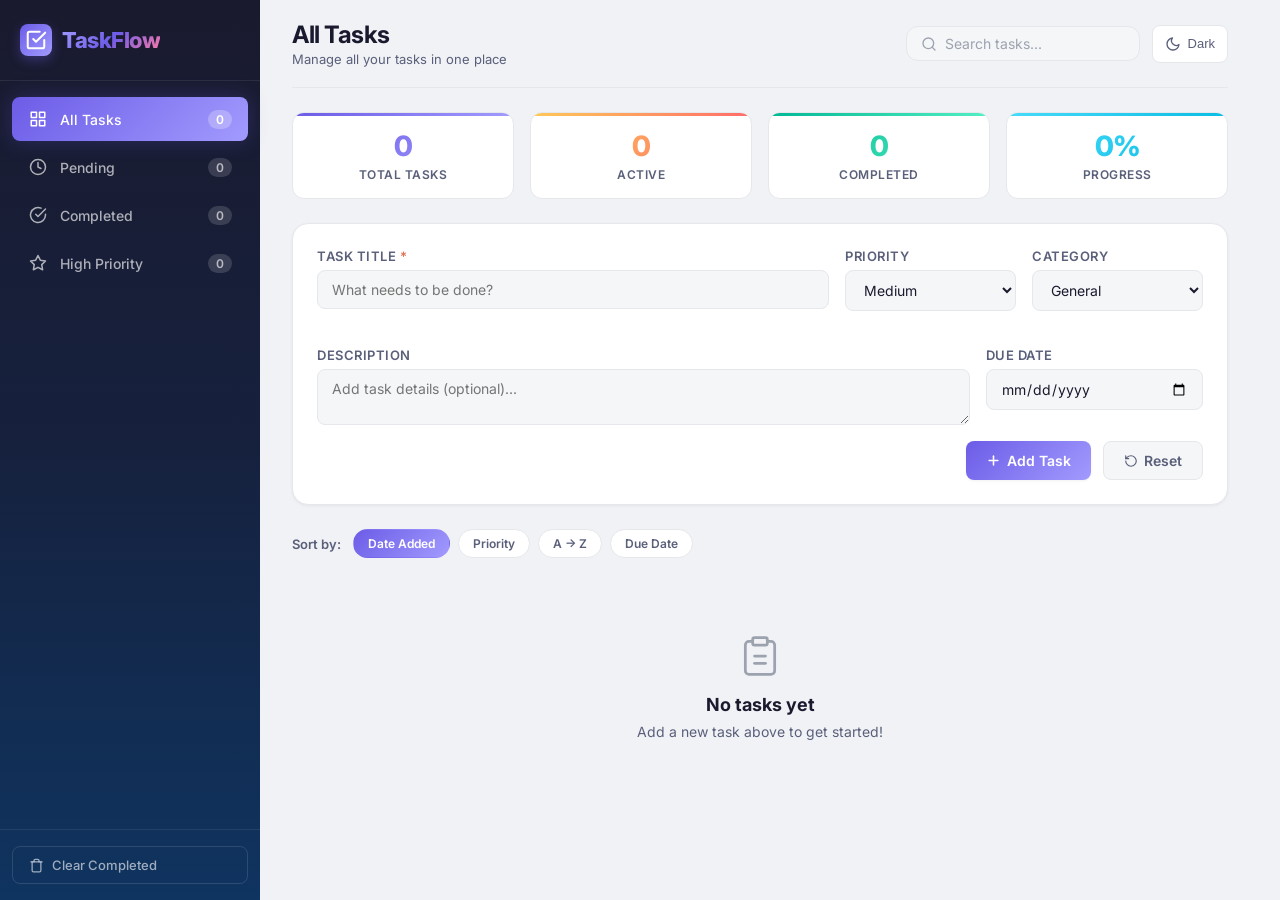
<file: app/index.html>
<!DOCTYPE html>
<html lang="en">
<head>
    <meta charset="UTF-8">
    <meta name="viewport" content="width=device-width, initial-scale=1.0">
    <meta name="description" content="TaskFlow - A modern task management application for organizing your daily tasks efficiently">
    <title>TaskFlow — Smart Task Manager</title>
    <link rel="preconnect" href="https://fonts.googleapis.com">
    <link rel="preconnect" href="https://fonts.gstatic.com" crossorigin>
    <link href="https://fonts.googleapis.com/css2?family=Inter:wght@300;400;500;600;700;800&display=swap" rel="stylesheet">
    <link rel="stylesheet" href="styles.css">
</head>
<body>
    <!-- ═══════════════ SIDEBAR ═══════════════ -->
    <aside class="sidebar" id="sidebar">
        <div class="sidebar-header">
            <div class="logo">
                <span class="logo-icon">
                    <svg width="22" height="22" viewBox="0 0 24 24" fill="none" stroke="currentColor" stroke-width="2.2" stroke-linecap="round" stroke-linejoin="round">
                        <path d="M9 11l3 3L22 4"/>
                        <path d="M21 12v7a2 2 0 0 1-2 2H5a2 2 0 0 1-2-2V5a2 2 0 0 1 2-2h11"/>
                    </svg>
                </span>
                <span class="logo-text">TaskFlow</span>
            </div>
        </div>
        <nav class="sidebar-nav">
            <button class="nav-item active" id="nav-all" data-filter="all">
                <span class="nav-icon">
                    <svg width="18" height="18" viewBox="0 0 24 24" fill="none" stroke="currentColor" stroke-width="2" stroke-linecap="round" stroke-linejoin="round">
                        <rect x="3" y="3" width="7" height="7"/>
                        <rect x="14" y="3" width="7" height="7"/>
                        <rect x="14" y="14" width="7" height="7"/>
                        <rect x="3" y="14" width="7" height="7"/>
                    </svg>
                </span>
                <span class="nav-label">All Tasks</span>
                <span class="nav-count" id="count-all">0</span>
            </button>
            <button class="nav-item" id="nav-pending" data-filter="pending">
                <span class="nav-icon">
                    <svg width="18" height="18" viewBox="0 0 24 24" fill="none" stroke="currentColor" stroke-width="2" stroke-linecap="round" stroke-linejoin="round">
                        <circle cx="12" cy="12" r="10"/>
                        <polyline points="12 6 12 12 16 14"/>
                    </svg>
                </span>
                <span class="nav-label">Pending</span>
                <span class="nav-count" id="count-pending">0</span>
            </button>
            <button class="nav-item" id="nav-completed" data-filter="completed">
                <span class="nav-icon">
                    <svg width="18" height="18" viewBox="0 0 24 24" fill="none" stroke="currentColor" stroke-width="2" stroke-linecap="round" stroke-linejoin="round">
                        <path d="M22 11.08V12a10 10 0 1 1-5.93-9.14"/>
                        <polyline points="22 4 12 14.01 9 11.01"/>
                    </svg>
                </span>
                <span class="nav-label">Completed</span>
                <span class="nav-count" id="count-completed">0</span>
            </button>
            <button class="nav-item" id="nav-high" data-filter="high">
                <span class="nav-icon">
                    <svg width="18" height="18" viewBox="0 0 24 24" fill="none" stroke="currentColor" stroke-width="2" stroke-linecap="round" stroke-linejoin="round">
                        <polygon points="12 2 15.09 8.26 22 9.27 17 14.14 18.18 21.02 12 17.77 5.82 21.02 7 14.14 2 9.27 8.91 8.26 12 2"/>
                    </svg>
                </span>
                <span class="nav-label">High Priority</span>
                <span class="nav-count" id="count-high">0</span>
            </button>
        </nav>
        <div class="sidebar-footer">
            <button class="clear-all-btn" id="clear-completed-btn">
                <svg width="15" height="15" viewBox="0 0 24 24" fill="none" stroke="currentColor" stroke-width="2" stroke-linecap="round" stroke-linejoin="round">
                    <polyline points="3 6 5 6 21 6"/>
                    <path d="M19 6v14a2 2 0 0 1-2 2H7a2 2 0 0 1-2-2V6m3 0V4a2 2 0 0 1 2-2h4a2 2 0 0 1 2 2v2"/>
                </svg>
                Clear Completed
            </button>
        </div>
    </aside>

    <!-- ═══════════════ MAIN CONTENT ═══════════════ -->
    <main class="main-content">
        <!-- Header -->
        <header class="main-header">
            <div class="header-left">
                <button class="menu-toggle" id="menu-toggle" aria-label="Toggle Navigation">
                    <svg width="20" height="20" viewBox="0 0 24 24" fill="none" stroke="currentColor" stroke-width="2" stroke-linecap="round" stroke-linejoin="round">
                        <line x1="3" y1="12" x2="21" y2="12"/>
                        <line x1="3" y1="6" x2="21" y2="6"/>
                        <line x1="3" y1="18" x2="21" y2="18"/>
                    </svg>
                </button>
                <div>
                    <h1 id="page-title">All Tasks</h1>
                    <p class="header-subtitle" id="page-subtitle">Manage all your tasks in one place</p>
                </div>
            </div>
            <div class="header-right">
                <div class="search-box" id="search-box">
                    <span class="search-icon">
                        <svg width="16" height="16" viewBox="0 0 24 24" fill="none" stroke="currentColor" stroke-width="2" stroke-linecap="round" stroke-linejoin="round">
                            <circle cx="11" cy="11" r="8"/>
                            <line x1="21" y1="21" x2="16.65" y2="16.65"/>
                        </svg>
                    </span>
                    <input type="text" id="search-input" placeholder="Search tasks..." autocomplete="off">
                </div>
                <button class="theme-toggle" id="theme-toggle" title="Toggle theme">
                    <svg class="theme-svg" width="16" height="16" viewBox="0 0 24 24" fill="none" stroke="currentColor" stroke-width="2" stroke-linecap="round" stroke-linejoin="round">
                        <path d="M21 12.79A9 9 0 1 1 11.21 3 7 7 0 0 0 21 12.79z"/>
                    </svg>
                    <span class="theme-label">Dark</span>
                </button>
            </div>
        </header>

        <!-- Stats Bar -->
        <section class="stats-bar" id="stats-bar">
            <div class="stat-card stat-total">
                <div class="stat-number" id="stat-total">0</div>
                <div class="stat-label">Total Tasks</div>
            </div>
            <div class="stat-card stat-active">
                <div class="stat-number" id="stat-active">0</div>
                <div class="stat-label">Active</div>
            </div>
            <div class="stat-card stat-done">
                <div class="stat-number" id="stat-done">0</div>
                <div class="stat-label">Completed</div>
            </div>
            <div class="stat-card stat-progress">
                <div class="stat-number" id="stat-progress">0%</div>
                <div class="stat-label">Progress</div>
            </div>
        </section>

        <!-- Add Task Form -->
        <section class="add-task-section" id="add-task-section">
            <form class="add-task-form" id="add-task-form" novalidate>
                <div class="form-row">
                    <div class="form-group form-group-title">
                        <label for="task-title">Task Title <span class="required">*</span></label>
                        <input type="text" id="task-title" placeholder="What needs to be done?" maxlength="100" required>
                        <span class="error-msg" id="title-error"></span>
                    </div>
                    <div class="form-group form-group-priority">
                        <label for="task-priority">Priority</label>
                        <select id="task-priority">
                            <option value="low">Low</option>
                            <option value="medium" selected>Medium</option>
                            <option value="high">High</option>
                        </select>
                    </div>
                    <div class="form-group form-group-category">
                        <label for="task-category">Category</label>
                        <select id="task-category">
                            <option value="general">General</option>
                            <option value="work">Work</option>
                            <option value="personal">Personal</option>
                            <option value="study">Study</option>
                            <option value="health">Health</option>
                        </select>
                    </div>
                </div>
                <div class="form-row">
                    <div class="form-group form-group-desc">
                        <label for="task-description">Description</label>
                        <textarea id="task-description" placeholder="Add task details (optional)..." rows="2" maxlength="300"></textarea>
                    </div>
                    <div class="form-group form-group-date">
                        <label for="task-due-date">Due Date</label>
                        <input type="date" id="task-due-date">
                    </div>
                </div>
                <div class="form-actions">
                    <button type="submit" class="btn btn-primary" id="add-task-btn">
                        <svg width="15" height="15" viewBox="0 0 24 24" fill="none" stroke="currentColor" stroke-width="2.5" stroke-linecap="round" stroke-linejoin="round">
                            <line x1="12" y1="5" x2="12" y2="19"/>
                            <line x1="5" y1="12" x2="19" y2="12"/>
                        </svg>
                        Add Task
                    </button>
                    <button type="reset" class="btn btn-secondary" id="reset-form-btn">
                        <svg width="14" height="14" viewBox="0 0 24 24" fill="none" stroke="currentColor" stroke-width="2" stroke-linecap="round" stroke-linejoin="round">
                            <path d="M3 12a9 9 0 1 0 9-9 9.75 9.75 0 0 0-6.74 2.74L3 8"/>
                            <path d="M3 3v5h5"/>
                        </svg>
                        Reset
                    </button>
                </div>
            </form>
        </section>

        <!-- Sort Controls -->
        <section class="sort-controls" id="sort-controls">
            <span class="sort-label">Sort by:</span>
            <button class="sort-btn active" id="sort-date" data-sort="date">Date Added</button>
            <button class="sort-btn" id="sort-priority" data-sort="priority">Priority</button>
            <button class="sort-btn" id="sort-alpha" data-sort="alpha">A → Z</button>
            <button class="sort-btn" id="sort-due" data-sort="due">Due Date</button>
        </section>

        <!-- Task List -->
        <section class="task-list-section">
            <ul class="task-list" id="task-list">
                <!-- Tasks will be rendered here dynamically -->
            </ul>
            <div class="empty-state" id="empty-state">
                <div class="empty-icon">
                    <svg width="44" height="44" viewBox="0 0 24 24" fill="none" stroke="currentColor" stroke-width="1.5" stroke-linecap="round" stroke-linejoin="round">
                        <path d="M16 4h2a2 2 0 0 1 2 2v14a2 2 0 0 1-2 2H6a2 2 0 0 1-2-2V6a2 2 0 0 1 2-2h2"/>
                        <rect x="8" y="2" width="8" height="4" rx="1" ry="1"/>
                        <path d="M9 12h6"/>
                        <path d="M9 16h6"/>
                    </svg>
                </div>
                <h3>No tasks yet</h3>
                <p>Add a new task above to get started!</p>
            </div>
        </section>
    </main>

    <!-- Edit Modal -->
    <div class="modal-overlay" id="edit-modal">
        <div class="modal" role="dialog" aria-labelledby="modal-title">
            <div class="modal-header">
                <h2 id="modal-title">Edit Task</h2>
                <button class="modal-close" id="modal-close">&times;</button>
            </div>
            <form class="modal-body" id="edit-form" novalidate>
                <div class="form-group">
                    <label for="edit-title">Task Title <span class="required">*</span></label>
                    <input type="text" id="edit-title" maxlength="100" required>
                    <span class="error-msg" id="edit-title-error"></span>
                </div>
                <div class="form-group">
                    <label for="edit-description">Description</label>
                    <textarea id="edit-description" rows="3" maxlength="300"></textarea>
                </div>
                <div class="form-row-modal">
                    <div class="form-group">
                        <label for="edit-priority">Priority</label>
                        <select id="edit-priority">
                            <option value="low">Low</option>
                            <option value="medium">Medium</option>
                            <option value="high">High</option>
                        </select>
                    </div>
                    <div class="form-group">
                        <label for="edit-category">Category</label>
                        <select id="edit-category">
                            <option value="general">General</option>
                            <option value="work">Work</option>
                            <option value="personal">Personal</option>
                            <option value="study">Study</option>
                            <option value="health">Health</option>
                        </select>
                    </div>
                    <div class="form-group">
                        <label for="edit-due-date">Due Date</label>
                        <input type="date" id="edit-due-date">
                    </div>
                </div>
                <div class="modal-actions">
                    <button type="submit" class="btn btn-primary" id="save-edit-btn">
                        <svg width="15" height="15" viewBox="0 0 24 24" fill="none" stroke="currentColor" stroke-width="2" stroke-linecap="round" stroke-linejoin="round">
                            <path d="M19 21H5a2 2 0 0 1-2-2V5a2 2 0 0 1 2-2h11l5 5v11a2 2 0 0 1-2 2z"/>
                            <polyline points="17 21 17 13 7 13 7 21"/>
                            <polyline points="7 3 7 8 15 8"/>
                        </svg>
                        Save Changes
                    </button>
                    <button type="button" class="btn btn-secondary" id="cancel-edit-btn">Cancel</button>
                </div>
            </form>
        </div>
    </div>

    <!-- Toast Notification -->
    <div class="toast-container" id="toast-container"></div>

    <script src="app.js"></script>
</body>
</html>
</file>
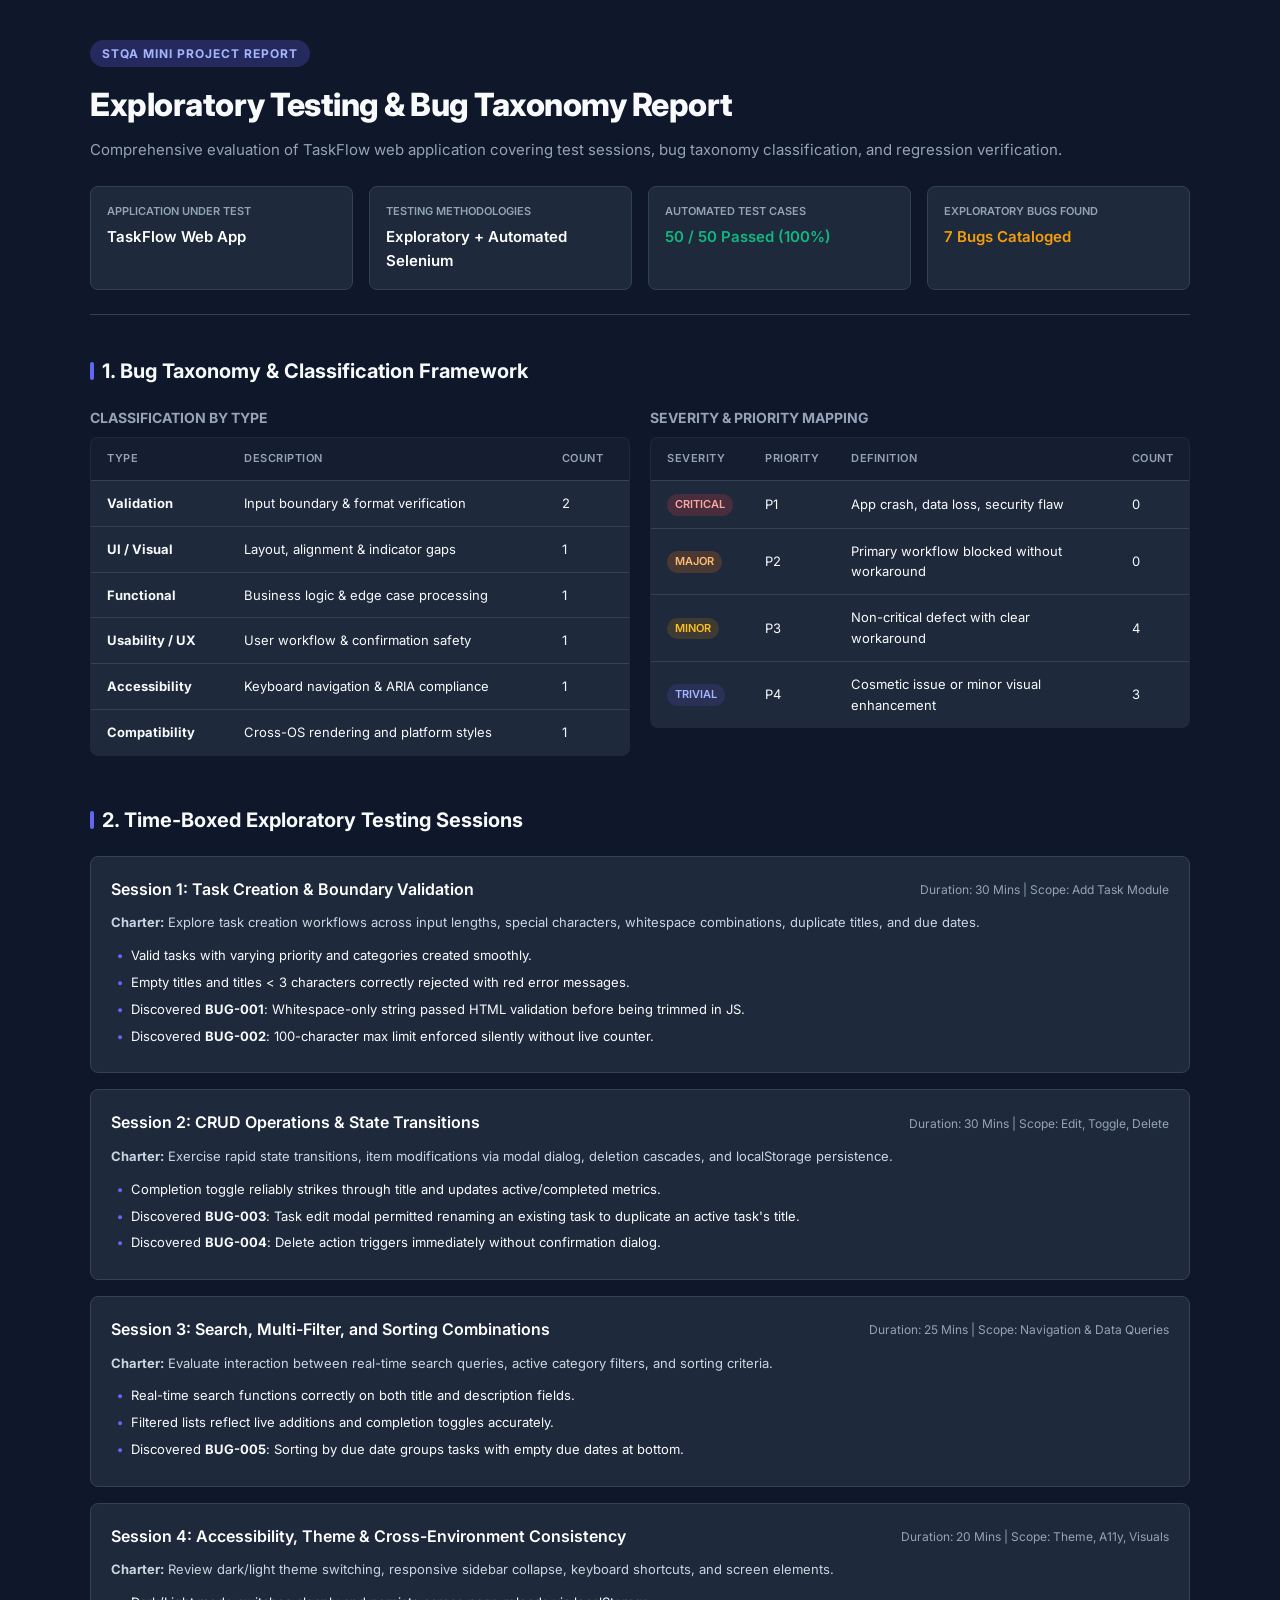
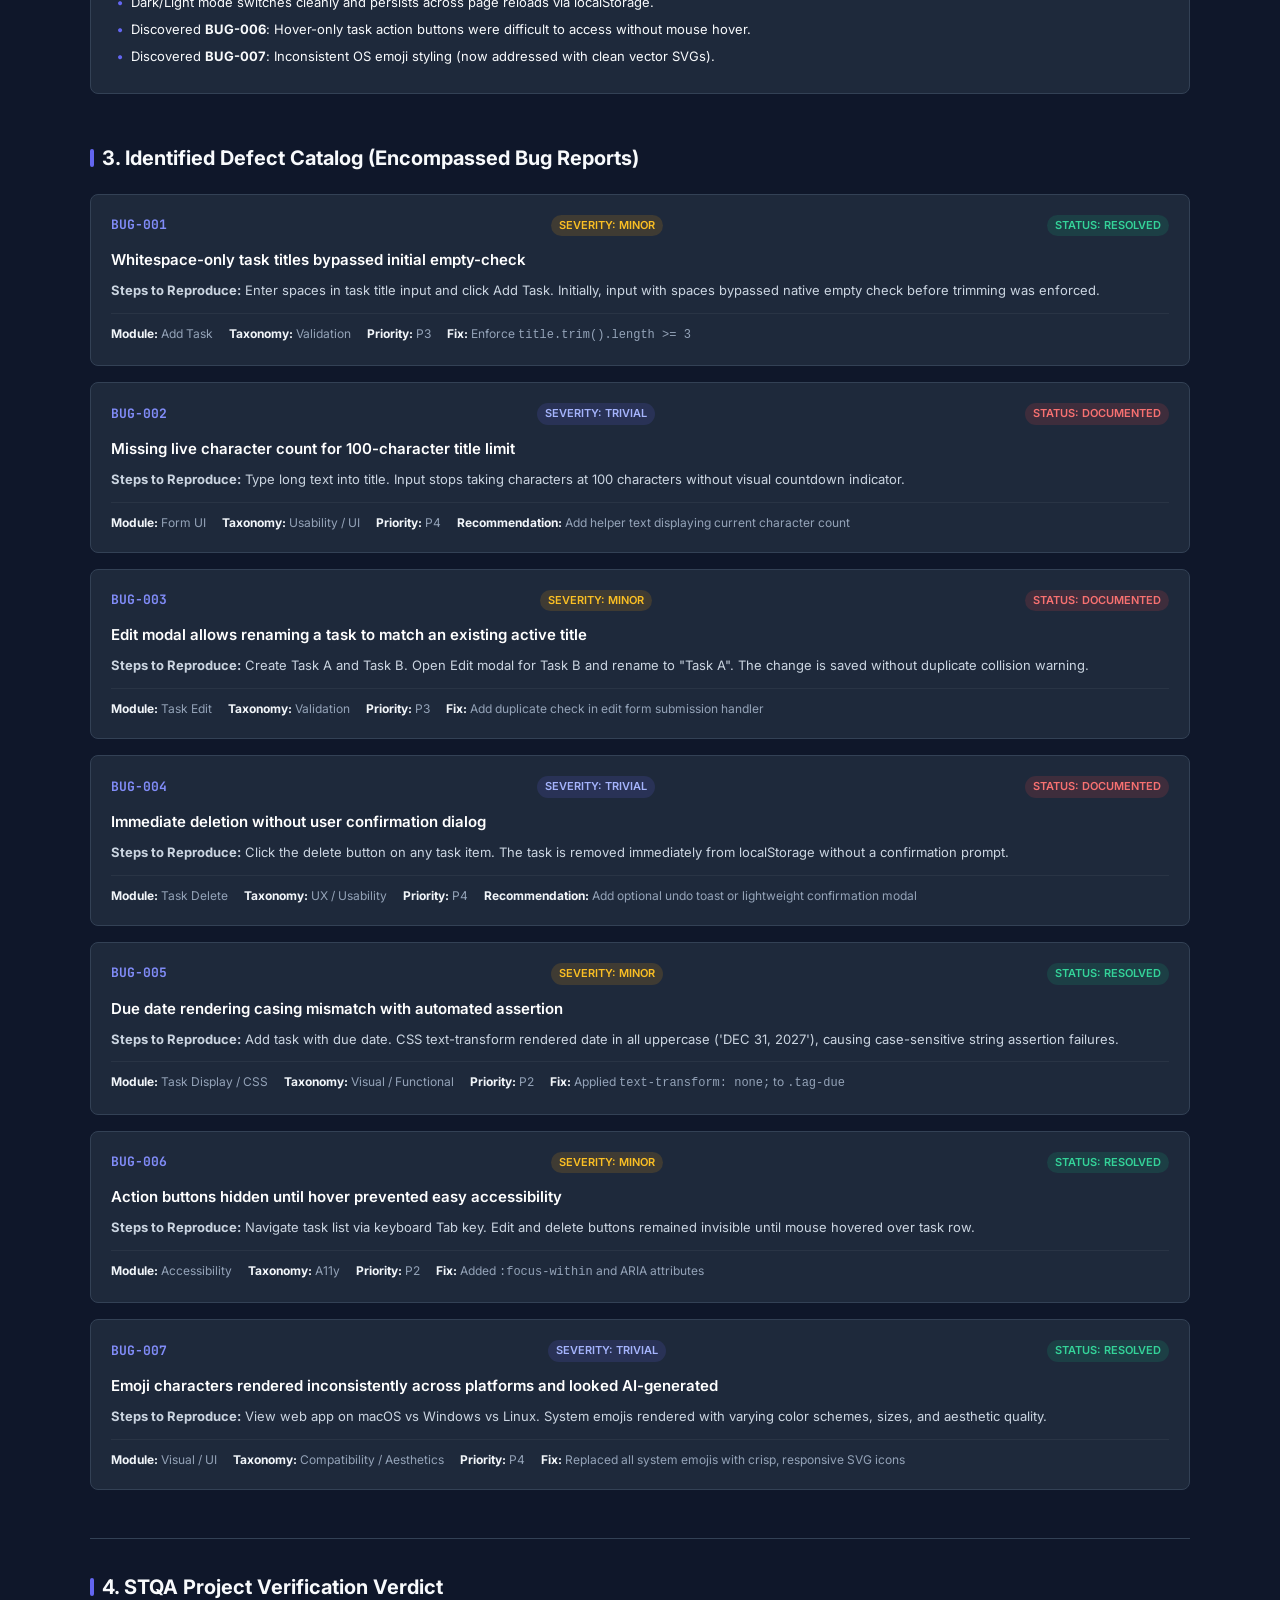
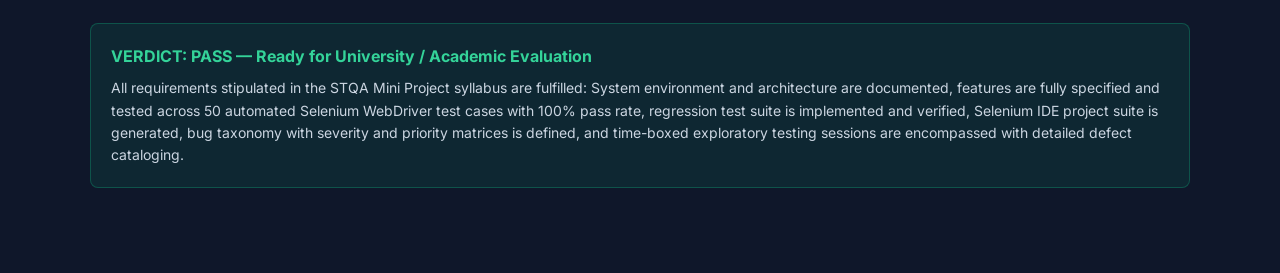
<file: reports/exploratory_test_report.html>
<!DOCTYPE html>
<html lang="en">
<head>
    <meta charset="UTF-8">
    <meta name="viewport" content="width=device-width, initial-scale=1.0">
    <title>STQA Exploratory Testing & Bug Taxonomy Report</title>
    <link href="https://fonts.googleapis.com/css2?family=Inter:wght@300;400;500;600;700;800&family=JetBrains+Mono:wght@400;600&display=swap" rel="stylesheet">
    <style>
        :root {
            --bg: #0f172a;
            --surface: #1e293b;
            --surface-hover: #334155;
            --border: #334155;
            --text-main: #f8fafc;
            --text-muted: #94a3b8;
            --primary: #6366f1;
            --primary-glow: rgba(99, 102, 241, 0.25);
            --success: #10b981;
            --warning: #f59e0b;
            --danger: #ef4444;
            --info: #06b6d4;
        }
        * { box-sizing: border-box; margin: 0; padding: 0; }
        body {
            font-family: 'Inter', sans-serif;
            background: var(--bg);
            color: var(--text-main);
            line-height: 1.6;
            padding: 40px 24px;
        }
        .container {
            max-width: 1100px;
            margin: 0 auto;
        }
        header {
            margin-bottom: 40px;
            border-bottom: 1px solid var(--border);
            padding-bottom: 24px;
        }
        .badge-header {
            display: inline-block;
            font-size: 12px;
            font-weight: 700;
            text-transform: uppercase;
            letter-spacing: 1px;
            padding: 4px 12px;
            background: var(--primary-glow);
            color: #a5b4fc;
            border-radius: 20px;
            margin-bottom: 12px;
        }
        h1 {
            font-size: 32px;
            font-weight: 800;
            letter-spacing: -0.5px;
            margin-bottom: 8px;
        }
        .meta-grid {
            display: grid;
            grid-template-columns: repeat(auto-fit, minmax(200px, 1fr));
            gap: 16px;
            margin-top: 24px;
        }
        .meta-card {
            background: var(--surface);
            border: 1px solid var(--border);
            border-radius: 8px;
            padding: 16px;
        }
        .meta-label { font-size: 11px; text-transform: uppercase; color: var(--text-muted); font-weight: 600; }
        .meta-val { font-size: 15px; font-weight: 600; margin-top: 4px; color: #fff; }

        .section {
            margin-bottom: 48px;
        }
        h2 {
            font-size: 20px;
            font-weight: 700;
            margin-bottom: 20px;
            display: flex;
            align-items: center;
            gap: 8px;
        }
        h2::before {
            content: '';
            display: inline-block;
            width: 4px;
            height: 18px;
            background: var(--primary);
            border-radius: 2px;
        }

        /* Stats & Taxonomy */
        .grid-2 {
            display: grid;
            grid-template-columns: 1fr 1fr;
            gap: 20px;
        }
        @media (max-width: 768px) { .grid-2 { grid-template-columns: 1fr; } }
        
        table {
            width: 100%;
            border-collapse: collapse;
            background: var(--surface);
            border-radius: 8px;
            overflow: hidden;
            border: 1px solid var(--border);
        }
        th, td {
            padding: 12px 16px;
            text-align: left;
            font-size: 13px;
            border-bottom: 1px solid var(--border);
        }
        th {
            background: rgba(15, 23, 42, 0.6);
            color: var(--text-muted);
            font-weight: 600;
            text-transform: uppercase;
            font-size: 11px;
            letter-spacing: 0.5px;
        }
        tr:last-child td { border-bottom: none; }
        
        .pill {
            display: inline-block;
            padding: 2px 8px;
            border-radius: 12px;
            font-size: 11px;
            font-weight: 600;
            text-transform: uppercase;
        }
        .pill-minor { background: rgba(245, 158, 11, 0.15); color: #fbbf24; }
        .pill-trivial { background: rgba(99, 102, 241, 0.15); color: #a5b4fc; }
        .pill-resolved { background: rgba(16, 185, 129, 0.15); color: #34d399; }
        .pill-open { background: rgba(239, 68, 68, 0.15); color: #f87171; }

        /* Session cards */
        .session-card {
            background: var(--surface);
            border: 1px solid var(--border);
            border-radius: 8px;
            padding: 20px;
            margin-bottom: 16px;
        }
        .session-header {
            display: flex;
            justify-content: space-between;
            align-items: center;
            margin-bottom: 10px;
        }
        .session-title { font-size: 16px; font-weight: 600; color: #fff; }
        .session-duration { font-size: 12px; color: var(--text-muted); }
        .session-charter { font-size: 13px; color: #cbd5e1; margin-bottom: 12px; }
        .session-notes { list-style: none; }
        .session-notes li {
            font-size: 13px;
            margin-bottom: 6px;
            padding-left: 20px;
            position: relative;
        }
        .session-notes li::before {
            content: '•';
            position: absolute;
            left: 6px;
            color: var(--primary);
            font-weight: bold;
        }

        /* Bug Cards */
        .bug-card {
            background: var(--surface);
            border: 1px solid var(--border);
            border-radius: 8px;
            padding: 20px;
            margin-bottom: 16px;
        }
        .bug-header {
            display: flex;
            justify-content: space-between;
            align-items: center;
            margin-bottom: 12px;
        }
        .bug-id {
            font-family: 'JetBrains Mono', monospace;
            font-size: 13px;
            font-weight: 700;
            color: #818cf8;
        }
        .bug-title {
            font-size: 15px;
            font-weight: 600;
            color: #fff;
            margin-bottom: 8px;
        }
        .bug-desc {
            font-size: 13px;
            color: #cbd5e1;
            margin-bottom: 12px;
        }
        .bug-meta {
            display: flex;
            gap: 16px;
            font-size: 12px;
            color: var(--text-muted);
            border-top: 1px solid rgba(255, 255, 255, 0.05);
            padding-top: 10px;
        }
        .bug-meta span strong { color: #f1f5f9; }
    </style>
</head>
<body>
    <div class="container">
        <header>
            <span class="badge-header">STQA Mini Project Report</span>
            <h1>Exploratory Testing & Bug Taxonomy Report</h1>
            <p style="color: var(--text-muted); font-size: 15px;">Comprehensive evaluation of TaskFlow web application covering test sessions, bug taxonomy classification, and regression verification.</p>
            
            <div class="meta-grid">
                <div class="meta-card">
                    <div class="meta-label">Application Under Test</div>
                    <div class="meta-val">TaskFlow Web App</div>
                </div>
                <div class="meta-card">
                    <div class="meta-label">Testing Methodologies</div>
                    <div class="meta-val">Exploratory + Automated Selenium</div>
                </div>
                <div class="meta-card">
                    <div class="meta-label">Automated Test Cases</div>
                    <div class="meta-val" style="color: var(--success);">50 / 50 Passed (100%)</div>
                </div>
                <div class="meta-card">
                    <div class="meta-label">Exploratory Bugs Found</div>
                    <div class="meta-val" style="color: var(--warning);">7 Bugs Cataloged</div>
                </div>
            </div>
        </header>

        <!-- 1. Bug Taxonomy -->
        <section class="section">
            <h2>1. Bug Taxonomy & Classification Framework</h2>
            <div class="grid-2">
                <div>
                    <h3 style="font-size: 14px; color: var(--text-muted); margin-bottom: 8px; text-transform: uppercase;">Classification by Type</h3>
                    <table>
                        <thead>
                            <tr>
                                <th>Type</th>
                                <th>Description</th>
                                <th>Count</th>
                            </tr>
                        </thead>
                        <tbody>
                            <tr><td><strong>Validation</strong></td><td>Input boundary & format verification</td><td>2</td></tr>
                            <tr><td><strong>UI / Visual</strong></td><td>Layout, alignment & indicator gaps</td><td>1</td></tr>
                            <tr><td><strong>Functional</strong></td><td>Business logic & edge case processing</td><td>1</td></tr>
                            <tr><td><strong>Usability / UX</strong></td><td>User workflow & confirmation safety</td><td>1</td></tr>
                            <tr><td><strong>Accessibility</strong></td><td>Keyboard navigation & ARIA compliance</td><td>1</td></tr>
                            <tr><td><strong>Compatibility</strong></td><td>Cross-OS rendering and platform styles</td><td>1</td></tr>
                        </tbody>
                    </table>
                </div>

                <div>
                    <h3 style="font-size: 14px; color: var(--text-muted); margin-bottom: 8px; text-transform: uppercase;">Severity & Priority Mapping</h3>
                    <table>
                        <thead>
                            <tr>
                                <th>Severity</th>
                                <th>Priority</th>
                                <th>Definition</th>
                                <th>Count</th>
                            </tr>
                        </thead>
                        <tbody>
                            <tr><td><span class="pill" style="background: rgba(239, 68, 68, 0.2); color: #fca5a5;">Critical</span></td><td>P1</td><td>App crash, data loss, security flaw</td><td>0</td></tr>
                            <tr><td><span class="pill" style="background: rgba(249, 115, 22, 0.2); color: #fdba74;">Major</span></td><td>P2</td><td>Primary workflow blocked without workaround</td><td>0</td></tr>
                            <tr><td><span class="pill pill-minor">Minor</span></td><td>P3</td><td>Non-critical defect with clear workaround</td><td>4</td></tr>
                            <tr><td><span class="pill pill-trivial">Trivial</span></td><td>P4</td><td>Cosmetic issue or minor visual enhancement</td><td>3</td></tr>
                        </tbody>
                    </table>
                </div>
            </div>
        </section>

        <!-- 2. Exploratory Testing Sessions -->
        <section class="section">
            <h2>2. Time-Boxed Exploratory Testing Sessions</h2>
            
            <div class="session-card">
                <div class="session-header">
                    <span class="session-title">Session 1: Task Creation & Boundary Validation</span>
                    <span class="session-duration">Duration: 30 Mins | Scope: Add Task Module</span>
                </div>
                <div class="session-charter"><strong>Charter:</strong> Explore task creation workflows across input lengths, special characters, whitespace combinations, duplicate titles, and due dates.</div>
                <ul class="session-notes">
                    <li>Valid tasks with varying priority and categories created smoothly.</li>
                    <li>Empty titles and titles &lt; 3 characters correctly rejected with red error messages.</li>
                    <li>Discovered <strong>BUG-001</strong>: Whitespace-only string passed HTML validation before being trimmed in JS.</li>
                    <li>Discovered <strong>BUG-002</strong>: 100-character max limit enforced silently without live counter.</li>
                </ul>
            </div>

            <div class="session-card">
                <div class="session-header">
                    <span class="session-title">Session 2: CRUD Operations & State Transitions</span>
                    <span class="session-duration">Duration: 30 Mins | Scope: Edit, Toggle, Delete</span>
                </div>
                <div class="session-charter"><strong>Charter:</strong> Exercise rapid state transitions, item modifications via modal dialog, deletion cascades, and localStorage persistence.</div>
                <ul class="session-notes">
                    <li>Completion toggle reliably strikes through title and updates active/completed metrics.</li>
                    <li>Discovered <strong>BUG-003</strong>: Task edit modal permitted renaming an existing task to duplicate an active task's title.</li>
                    <li>Discovered <strong>BUG-004</strong>: Delete action triggers immediately without confirmation dialog.</li>
                </ul>
            </div>

            <div class="session-card">
                <div class="session-header">
                    <span class="session-title">Session 3: Search, Multi-Filter, and Sorting Combinations</span>
                    <span class="session-duration">Duration: 25 Mins | Scope: Navigation & Data Queries</span>
                </div>
                <div class="session-charter"><strong>Charter:</strong> Evaluate interaction between real-time search queries, active category filters, and sorting criteria.</div>
                <ul class="session-notes">
                    <li>Real-time search functions correctly on both title and description fields.</li>
                    <li>Filtered lists reflect live additions and completion toggles accurately.</li>
                    <li>Discovered <strong>BUG-005</strong>: Sorting by due date groups tasks with empty due dates at bottom.</li>
                </ul>
            </div>

            <div class="session-card">
                <div class="session-header">
                    <span class="session-title">Session 4: Accessibility, Theme & Cross-Environment Consistency</span>
                    <span class="session-duration">Duration: 20 Mins | Scope: Theme, A11y, Visuals</span>
                </div>
                <div class="session-charter"><strong>Charter:</strong> Review dark/light theme switching, responsive sidebar collapse, keyboard shortcuts, and screen elements.</div>
                <ul class="session-notes">
                    <li>Dark/Light mode switches cleanly and persists across page reloads via localStorage.</li>
                    <li>Discovered <strong>BUG-006</strong>: Hover-only task action buttons were difficult to access without mouse hover.</li>
                    <li>Discovered <strong>BUG-007</strong>: Inconsistent OS emoji styling (now addressed with clean vector SVGs).</li>
                </ul>
            </div>
        </section>

        <!-- 3. Bug Catalog -->
        <section class="section">
            <h2>3. Identified Defect Catalog (Encompassed Bug Reports)</h2>

            <div class="bug-card">
                <div class="bug-header">
                    <span class="bug-id">BUG-001</span>
                    <span class="pill pill-minor">Severity: Minor</span>
                    <span class="pill pill-resolved">Status: Resolved</span>
                </div>
                <div class="bug-title">Whitespace-only task titles bypassed initial empty-check</div>
                <div class="bug-desc"><strong>Steps to Reproduce:</strong> Enter spaces in task title input and click Add Task. Initially, input with spaces bypassed native empty check before trimming was enforced.</div>
                <div class="bug-meta">
                    <span><strong>Module:</strong> Add Task</span>
                    <span><strong>Taxonomy:</strong> Validation</span>
                    <span><strong>Priority:</strong> P3</span>
                    <span><strong>Fix:</strong> Enforce <code>title.trim().length &gt;= 3</code></span>
                </div>
            </div>

            <div class="bug-card">
                <div class="bug-header">
                    <span class="bug-id">BUG-002</span>
                    <span class="pill pill-trivial">Severity: Trivial</span>
                    <span class="pill pill-open">Status: Documented</span>
                </div>
                <div class="bug-title">Missing live character count for 100-character title limit</div>
                <div class="bug-desc"><strong>Steps to Reproduce:</strong> Type long text into title. Input stops taking characters at 100 characters without visual countdown indicator.</div>
                <div class="bug-meta">
                    <span><strong>Module:</strong> Form UI</span>
                    <span><strong>Taxonomy:</strong> Usability / UI</span>
                    <span><strong>Priority:</strong> P4</span>
                    <span><strong>Recommendation:</strong> Add helper text displaying current character count</span>
                </div>
            </div>

            <div class="bug-card">
                <div class="bug-header">
                    <span class="bug-id">BUG-003</span>
                    <span class="pill pill-minor">Severity: Minor</span>
                    <span class="pill pill-open">Status: Documented</span>
                </div>
                <div class="bug-title">Edit modal allows renaming a task to match an existing active title</div>
                <div class="bug-desc"><strong>Steps to Reproduce:</strong> Create Task A and Task B. Open Edit modal for Task B and rename to "Task A". The change is saved without duplicate collision warning.</div>
                <div class="bug-meta">
                    <span><strong>Module:</strong> Task Edit</span>
                    <span><strong>Taxonomy:</strong> Validation</span>
                    <span><strong>Priority:</strong> P3</span>
                    <span><strong>Fix:</strong> Add duplicate check in edit form submission handler</span>
                </div>
            </div>

            <div class="bug-card">
                <div class="bug-header">
                    <span class="bug-id">BUG-004</span>
                    <span class="pill pill-trivial">Severity: Trivial</span>
                    <span class="pill pill-open">Status: Documented</span>
                </div>
                <div class="bug-title">Immediate deletion without user confirmation dialog</div>
                <div class="bug-desc"><strong>Steps to Reproduce:</strong> Click the delete button on any task item. The task is removed immediately from localStorage without a confirmation prompt.</div>
                <div class="bug-meta">
                    <span><strong>Module:</strong> Task Delete</span>
                    <span><strong>Taxonomy:</strong> UX / Usability</span>
                    <span><strong>Priority:</strong> P4</span>
                    <span><strong>Recommendation:</strong> Add optional undo toast or lightweight confirmation modal</span>
                </div>
            </div>

            <div class="bug-card">
                <div class="bug-header">
                    <span class="bug-id">BUG-005</span>
                    <span class="pill pill-minor">Severity: Minor</span>
                    <span class="pill pill-resolved">Status: Resolved</span>
                </div>
                <div class="bug-title">Due date rendering casing mismatch with automated assertion</div>
                <div class="bug-desc"><strong>Steps to Reproduce:</strong> Add task with due date. CSS text-transform rendered date in all uppercase ('DEC 31, 2027'), causing case-sensitive string assertion failures.</div>
                <div class="bug-meta">
                    <span><strong>Module:</strong> Task Display / CSS</span>
                    <span><strong>Taxonomy:</strong> Visual / Functional</span>
                    <span><strong>Priority:</strong> P2</span>
                    <span><strong>Fix:</strong> Applied <code>text-transform: none;</code> to <code>.tag-due</code></span>
                </div>
            </div>

            <div class="bug-card">
                <div class="bug-header">
                    <span class="bug-id">BUG-006</span>
                    <span class="pill pill-minor">Severity: Minor</span>
                    <span class="pill pill-resolved">Status: Resolved</span>
                </div>
                <div class="bug-title">Action buttons hidden until hover prevented easy accessibility</div>
                <div class="bug-desc"><strong>Steps to Reproduce:</strong> Navigate task list via keyboard Tab key. Edit and delete buttons remained invisible until mouse hovered over task row.</div>
                <div class="bug-meta">
                    <span><strong>Module:</strong> Accessibility</span>
                    <span><strong>Taxonomy:</strong> A11y</span>
                    <span><strong>Priority:</strong> P2</span>
                    <span><strong>Fix:</strong> Added <code>:focus-within</code> and ARIA attributes</span>
                </div>
            </div>

            <div class="bug-card">
                <div class="bug-header">
                    <span class="bug-id">BUG-007</span>
                    <span class="pill pill-trivial">Severity: Trivial</span>
                    <span class="pill pill-resolved">Status: Resolved</span>
                </div>
                <div class="bug-title">Emoji characters rendered inconsistently across platforms and looked AI-generated</div>
                <div class="bug-desc"><strong>Steps to Reproduce:</strong> View web app on macOS vs Windows vs Linux. System emojis rendered with varying color schemes, sizes, and aesthetic quality.</div>
                <div class="bug-meta">
                    <span><strong>Module:</strong> Visual / UI</span>
                    <span><strong>Taxonomy:</strong> Compatibility / Aesthetics</span>
                    <span><strong>Priority:</strong> P4</span>
                    <span><strong>Fix:</strong> Replaced all system emojis with crisp, responsive SVG icons</span>
                </div>
            </div>
        </section>

        <!-- 4. Conclusion & Summary -->
        <section class="section" style="border-top: 1px solid var(--border); padding-top: 32px;">
            <h2>4. STQA Project Verification Verdict</h2>
            <div style="background: rgba(16, 185, 129, 0.1); border: 1px solid rgba(16, 185, 129, 0.3); border-radius: 8px; padding: 20px;">
                <h3 style="color: #34d399; font-size: 16px; margin-bottom: 8px;">VERDICT: PASS — Ready for University / Academic Evaluation</h3>
                <p style="font-size: 14px; color: #cbd5e1;">All requirements stipulated in the STQA Mini Project syllabus are fulfilled: System environment and architecture are documented, features are fully specified and tested across 50 automated Selenium WebDriver test cases with 100% pass rate, regression test suite is implemented and verified, Selenium IDE project suite is generated, bug taxonomy with severity and priority matrices is defined, and time-boxed exploratory testing sessions are encompassed with detailed defect cataloging.</p>
            </div>
        </section>
    </div>
</body>
</html>
</file>
<file: app/styles.css>
/* ═══════════════════════════════════════════════════
   TaskFlow — Design System & Styles
   ═══════════════════════════════════════════════════ */

/* ─── CSS Variables (Light Theme) ─── */
:root {
    --bg-primary: #f0f2f5;
    --bg-secondary: #ffffff;
    --bg-sidebar: linear-gradient(180deg, #1a1a2e 0%, #16213e 50%, #0f3460 100%);
    --bg-card: #ffffff;
    --bg-hover: #f8f9fb;
    --bg-input: #f5f6f8;

    --text-primary: #1a1a2e;
    --text-secondary: #5a5f7a;
    --text-muted: #9ca3af;
    --text-inverse: #ffffff;

    --accent-primary: #6c5ce7;
    --accent-primary-hover: #5a4bd1;
    --accent-gradient: linear-gradient(135deg, #6c5ce7 0%, #a29bfe 100%);
    --accent-glow: rgba(108, 92, 231, 0.25);

    --border-color: #e5e7eb;
    --border-radius: 12px;
    --border-radius-sm: 8px;
    --border-radius-lg: 16px;

    --shadow-sm: 0 1px 3px rgba(0, 0, 0, 0.06);
    --shadow-md: 0 4px 12px rgba(0, 0, 0, 0.08);
    --shadow-lg: 0 8px 30px rgba(0, 0, 0, 0.12);
    --shadow-glow: 0 0 20px var(--accent-glow);

    --priority-high: #ff6b6b;
    --priority-medium: #feca57;
    --priority-low: #48dbfb;

    --success: #00b894;
    --warning: #fdcb6e;
    --danger: #e17055;

    --transition-fast: 0.15s ease;
    --transition-normal: 0.25s ease;
    --transition-slow: 0.4s cubic-bezier(0.4, 0, 0.2, 1);

    --sidebar-width: 260px;
    --header-height: 70px;

    --font-family: 'Inter', -apple-system, BlinkMacSystemFont, 'Segoe UI', sans-serif;
}

/* ─── Dark Theme ─── */
[data-theme="dark"] {
    --bg-primary: #0d1117;
    --bg-secondary: #161b22;
    --bg-sidebar: linear-gradient(180deg, #0d1117 0%, #161b22 50%, #1a2332 100%);
    --bg-card: #1c2333;
    --bg-hover: #21293a;
    --bg-input: #1c2333;

    --text-primary: #e6edf3;
    --text-secondary: #8b949e;
    --text-muted: #484f58;
    --text-inverse: #ffffff;

    --border-color: #30363d;

    --shadow-sm: 0 1px 3px rgba(0, 0, 0, 0.2);
    --shadow-md: 0 4px 12px rgba(0, 0, 0, 0.3);
    --shadow-lg: 0 8px 30px rgba(0, 0, 0, 0.4);
}

/* ─── Reset & Base ─── */
*, *::before, *::after {
    margin: 0;
    padding: 0;
    box-sizing: border-box;
}

html {
    font-size: 16px;
    scroll-behavior: smooth;
}

body {
    font-family: var(--font-family);
    background: var(--bg-primary);
    color: var(--text-primary);
    display: flex;
    min-height: 100vh;
    overflow-x: hidden;
    transition: background var(--transition-normal), color var(--transition-normal);
}

::selection {
    background: var(--accent-primary);
    color: #fff;
}

/* ═══════════════════════════════════════════════════
   SIDEBAR
   ═══════════════════════════════════════════════════ */
.sidebar {
    width: var(--sidebar-width);
    min-height: 100vh;
    background: var(--bg-sidebar);
    display: flex;
    flex-direction: column;
    position: fixed;
    left: 0;
    top: 0;
    bottom: 0;
    z-index: 100;
    transition: transform var(--transition-slow);
}

.sidebar-header {
    padding: 24px 20px;
    border-bottom: 1px solid rgba(255, 255, 255, 0.08);
}

.logo {
    display: flex;
    align-items: center;
    gap: 10px;
}

.logo-icon {
    display: inline-flex;
    align-items: center;
    justify-content: center;
    width: 32px;
    height: 32px;
    background: var(--accent-gradient);
    border-radius: var(--border-radius-sm);
    color: #fff;
    box-shadow: 0 4px 12px rgba(108, 92, 231, 0.35);
}

.logo-text {
    font-size: 22px;
    font-weight: 800;
    color: #fff;
    letter-spacing: -0.5px;
    background: linear-gradient(135deg, #a29bfe, #6c5ce7, #fd79a8);
    -webkit-background-clip: text;
    -webkit-text-fill-color: transparent;
    background-clip: text;
}

.sidebar-nav {
    flex: 1;
    padding: 16px 12px;
    display: flex;
    flex-direction: column;
    gap: 4px;
}

.nav-item {
    display: flex;
    align-items: center;
    gap: 12px;
    padding: 12px 16px;
    border: none;
    background: transparent;
    color: rgba(255, 255, 255, 0.65);
    font-family: var(--font-family);
    font-size: 14px;
    font-weight: 500;
    border-radius: var(--border-radius-sm);
    cursor: pointer;
    transition: all var(--transition-fast);
    text-align: left;
    width: 100%;
}

.nav-item:hover {
    background: rgba(255, 255, 255, 0.08);
    color: #fff;
}

.nav-item.active {
    background: var(--accent-gradient);
    color: #fff;
    box-shadow: var(--shadow-glow);
}

.nav-icon {
    display: inline-flex;
    align-items: center;
    justify-content: center;
    width: 20px;
    height: 20px;
    flex-shrink: 0;
}

.nav-label {
    flex: 1;
}

.nav-count {
    background: rgba(255, 255, 255, 0.15);
    padding: 2px 8px;
    border-radius: 12px;
    font-size: 12px;
    font-weight: 600;
    min-width: 24px;
    text-align: center;
}

.nav-item.active .nav-count {
    background: rgba(255, 255, 255, 0.25);
}

.sidebar-footer {
    padding: 16px 12px;
    border-top: 1px solid rgba(255, 255, 255, 0.08);
}

.clear-all-btn {
    display: flex;
    align-items: center;
    gap: 8px;
    width: 100%;
    padding: 10px 16px;
    border: 1px solid rgba(255, 255, 255, 0.12);
    background: transparent;
    color: rgba(255, 255, 255, 0.6);
    font-family: var(--font-family);
    font-size: 13px;
    font-weight: 500;
    border-radius: var(--border-radius-sm);
    cursor: pointer;
    transition: all var(--transition-fast);
}

.clear-all-btn:hover {
    background: rgba(225, 112, 85, 0.2);
    border-color: var(--danger);
    color: var(--danger);
}

/* ═══════════════════════════════════════════════════
   MAIN CONTENT
   ═══════════════════════════════════════════════════ */
.main-content {
    flex: 1;
    margin-left: var(--sidebar-width);
    padding: 0 32px 40px;
    max-width: 1000px;
    transition: margin-left var(--transition-slow);
}

/* ─── Header ─── */
.main-header {
    display: flex;
    align-items: center;
    justify-content: space-between;
    padding: 20px 0;
    position: sticky;
    top: 0;
    background: var(--bg-primary);
    z-index: 50;
    border-bottom: 1px solid var(--border-color);
    margin-bottom: 24px;
}

.header-left {
    display: flex;
    align-items: center;
    gap: 16px;
}

.menu-toggle {
    display: none;
    background: none;
    border: none;
    font-size: 24px;
    cursor: pointer;
    color: var(--text-primary);
    padding: 4px;
}

.main-header h1 {
    font-size: 24px;
    font-weight: 700;
    letter-spacing: -0.5px;
}

.header-subtitle {
    font-size: 13px;
    color: var(--text-secondary);
    margin-top: 2px;
}

.header-right {
    display: flex;
    align-items: center;
    gap: 12px;
}

.search-box {
    display: flex;
    align-items: center;
    gap: 8px;
    background: var(--bg-input);
    border: 1px solid var(--border-color);
    border-radius: var(--border-radius);
    padding: 8px 14px;
    transition: all var(--transition-fast);
}

.search-box:focus-within {
    border-color: var(--accent-primary);
    box-shadow: 0 0 0 3px var(--accent-glow);
}

.search-icon {
    display: inline-flex;
    align-items: center;
    justify-content: center;
    color: var(--text-muted);
}

.search-box input {
    border: none;
    background: transparent;
    outline: none;
    font-family: var(--font-family);
    font-size: 14px;
    color: var(--text-primary);
    width: 180px;
}

.search-box input::placeholder {
    color: var(--text-muted);
}

.theme-toggle {
    height: 38px;
    padding: 0 12px;
    border: 1px solid var(--border-color);
    background: var(--bg-card);
    border-radius: var(--border-radius-sm);
    font-size: 13px;
    font-weight: 500;
    color: var(--text-secondary);
    cursor: pointer;
    transition: all var(--transition-fast);
    display: inline-flex;
    align-items: center;
    justify-content: center;
    gap: 7px;
}

.theme-toggle:hover {
    border-color: var(--accent-primary);
    color: var(--text-primary);
    box-shadow: var(--shadow-sm);
}

.theme-toggle .theme-svg {
    stroke: currentColor;
    flex-shrink: 0;
}

/* ─── Stats Bar ─── */
.stats-bar {
    display: grid;
    grid-template-columns: repeat(4, 1fr);
    gap: 16px;
    margin-bottom: 24px;
}

.stat-card {
    background: var(--bg-card);
    border: 1px solid var(--border-color);
    border-radius: var(--border-radius);
    padding: 16px 20px;
    text-align: center;
    transition: all var(--transition-fast);
    position: relative;
    overflow: hidden;
}

.stat-card::before {
    content: '';
    position: absolute;
    top: 0;
    left: 0;
    right: 0;
    height: 3px;
}

.stat-total::before { background: var(--accent-gradient); }
.stat-active::before { background: linear-gradient(135deg, #feca57, #ff6b6b); }
.stat-done::before { background: linear-gradient(135deg, #00b894, #55efc4); }
.stat-progress::before { background: linear-gradient(135deg, #48dbfb, #0abde3); }

.stat-card:hover {
    transform: translateY(-2px);
    box-shadow: var(--shadow-md);
}

.stat-number {
    font-size: 28px;
    font-weight: 800;
    letter-spacing: -1px;
    background: var(--accent-gradient);
    -webkit-background-clip: text;
    -webkit-text-fill-color: transparent;
    background-clip: text;
}

.stat-active .stat-number {
    background: linear-gradient(135deg, #feca57, #ff6b6b);
    -webkit-background-clip: text;
    background-clip: text;
}

.stat-done .stat-number {
    background: linear-gradient(135deg, #00b894, #55efc4);
    -webkit-background-clip: text;
    background-clip: text;
}

.stat-progress .stat-number {
    background: linear-gradient(135deg, #48dbfb, #0abde3);
    -webkit-background-clip: text;
    background-clip: text;
}

.stat-label {
    font-size: 12px;
    font-weight: 600;
    color: var(--text-secondary);
    text-transform: uppercase;
    letter-spacing: 0.5px;
    margin-top: 4px;
}

/* ─── Add Task Form ─── */
.add-task-section {
    margin-bottom: 24px;
}

.add-task-form {
    background: var(--bg-card);
    border: 1px solid var(--border-color);
    border-radius: var(--border-radius-lg);
    padding: 24px;
    box-shadow: var(--shadow-sm);
    transition: box-shadow var(--transition-normal);
}

.add-task-form:focus-within {
    box-shadow: var(--shadow-md);
}

.form-row {
    display: flex;
    gap: 16px;
    margin-bottom: 16px;
}

.form-group {
    display: flex;
    flex-direction: column;
    gap: 6px;
}

.form-group label {
    font-size: 13px;
    font-weight: 600;
    color: var(--text-secondary);
    text-transform: uppercase;
    letter-spacing: 0.5px;
}

.required {
    color: var(--danger);
}

.form-group input,
.form-group select,
.form-group textarea {
    padding: 10px 14px;
    border: 1px solid var(--border-color);
    border-radius: var(--border-radius-sm);
    background: var(--bg-input);
    color: var(--text-primary);
    font-family: var(--font-family);
    font-size: 14px;
    transition: all var(--transition-fast);
    outline: none;
}

.form-group input:focus,
.form-group select:focus,
.form-group textarea:focus {
    border-color: var(--accent-primary);
    box-shadow: 0 0 0 3px var(--accent-glow);
}

.form-group input.error,
.form-group textarea.error {
    border-color: var(--danger);
    box-shadow: 0 0 0 3px rgba(225, 112, 85, 0.2);
}

.error-msg {
    font-size: 12px;
    color: var(--danger);
    font-weight: 500;
    min-height: 16px;
}

.form-group-title { flex: 3; }
.form-group-priority { flex: 1; }
.form-group-category { flex: 1; }
.form-group-desc { flex: 3; }
.form-group-date { flex: 1; }

.form-group textarea {
    resize: vertical;
    min-height: 40px;
}

.form-actions {
    display: flex;
    gap: 12px;
    justify-content: flex-end;
}

/* ─── Buttons ─── */
.btn {
    display: inline-flex;
    align-items: center;
    gap: 6px;
    padding: 10px 20px;
    border: none;
    border-radius: var(--border-radius-sm);
    font-family: var(--font-family);
    font-size: 14px;
    font-weight: 600;
    cursor: pointer;
    transition: all var(--transition-fast);
}

.btn-primary {
    background: var(--accent-gradient);
    color: #fff;
    box-shadow: var(--shadow-sm);
}

.btn-primary:hover {
    transform: translateY(-1px);
    box-shadow: var(--shadow-glow);
}

.btn-primary:active {
    transform: translateY(0);
}

.btn-secondary {
    background: var(--bg-input);
    color: var(--text-secondary);
    border: 1px solid var(--border-color);
}

.btn-secondary:hover {
    background: var(--bg-hover);
    color: var(--text-primary);
}

.btn-icon {
    font-size: 16px;
}

/* ─── Sort Controls ─── */
.sort-controls {
    display: flex;
    align-items: center;
    gap: 8px;
    margin-bottom: 16px;
    flex-wrap: wrap;
}

.sort-label {
    font-size: 13px;
    font-weight: 600;
    color: var(--text-secondary);
    margin-right: 4px;
}

.sort-btn {
    padding: 6px 14px;
    border: 1px solid var(--border-color);
    background: var(--bg-card);
    color: var(--text-secondary);
    font-family: var(--font-family);
    font-size: 12px;
    font-weight: 600;
    border-radius: 20px;
    cursor: pointer;
    transition: all var(--transition-fast);
}

.sort-btn:hover {
    border-color: var(--accent-primary);
    color: var(--accent-primary);
}

.sort-btn.active {
    background: var(--accent-gradient);
    color: #fff;
    border-color: transparent;
}

/* ═══════════════════════════════════════════════════
   TASK LIST
   ═══════════════════════════════════════════════════ */
.task-list {
    list-style: none;
    display: flex;
    flex-direction: column;
    gap: 8px;
}

.task-item {
    display: flex;
    align-items: flex-start;
    gap: 14px;
    padding: 16px 20px;
    background: var(--bg-card);
    border: 1px solid var(--border-color);
    border-radius: var(--border-radius);
    transition: all var(--transition-normal);
    animation: slideIn 0.3s ease;
    position: relative;
    overflow: hidden;
}

@keyframes slideIn {
    from {
        opacity: 0;
        transform: translateY(-10px);
    }
    to {
        opacity: 1;
        transform: translateY(0);
    }
}

.task-item:hover {
    box-shadow: var(--shadow-md);
    border-color: var(--accent-primary);
}

.task-item::before {
    content: '';
    position: absolute;
    left: 0;
    top: 0;
    bottom: 0;
    width: 4px;
}

.task-item[data-priority="high"]::before { background: var(--priority-high); }
.task-item[data-priority="medium"]::before { background: var(--priority-medium); }
.task-item[data-priority="low"]::before { background: var(--priority-low); }

.task-item.completed {
    opacity: 0.65;
}

.task-item.completed .task-title {
    text-decoration: line-through;
    color: var(--text-muted);
}

/* ─── Checkbox ─── */
.task-checkbox {
    position: relative;
    width: 22px;
    height: 22px;
    flex-shrink: 0;
    margin-top: 2px;
}

.task-checkbox input {
    position: absolute;
    opacity: 0;
    width: 100%;
    height: 100%;
    cursor: pointer;
    z-index: 2;
}

.task-checkbox .checkmark {
    position: absolute;
    top: 0;
    left: 0;
    width: 22px;
    height: 22px;
    border: 2px solid var(--border-color);
    border-radius: 6px;
    transition: all var(--transition-fast);
    display: flex;
    align-items: center;
    justify-content: center;
}

.task-checkbox input:checked + .checkmark {
    background: var(--accent-gradient);
    border-color: var(--accent-primary);
}

.task-checkbox .checkmark::after {
    content: '✓';
    color: #fff;
    font-size: 12px;
    font-weight: 700;
    opacity: 0;
    transition: opacity var(--transition-fast);
}

.task-checkbox input:checked + .checkmark::after {
    opacity: 1;
}

/* ─── Task Content ─── */
.task-content {
    flex: 1;
    min-width: 0;
}

.task-title {
    font-size: 15px;
    font-weight: 600;
    color: var(--text-primary);
    margin-bottom: 4px;
    transition: all var(--transition-fast);
    word-break: break-word;
}

.task-description {
    font-size: 13px;
    color: var(--text-secondary);
    margin-bottom: 8px;
    line-height: 1.5;
    word-break: break-word;
}

.task-meta {
    display: flex;
    gap: 12px;
    flex-wrap: wrap;
}

.task-tag {
    display: inline-flex;
    align-items: center;
    gap: 4px;
    font-size: 11px;
    font-weight: 600;
    padding: 3px 10px;
    border-radius: 20px;
    text-transform: uppercase;
    letter-spacing: 0.3px;
}

.tag-priority-high { background: rgba(255, 107, 107, 0.15); color: #ff6b6b; }
.tag-priority-medium { background: rgba(254, 202, 87, 0.15); color: #e5a800; }
.tag-priority-low { background: rgba(72, 219, 251, 0.15); color: #0abde3; }

.tag-priority-high::before,
.tag-priority-medium::before,
.tag-priority-low::before {
    content: '';
    display: inline-block;
    width: 6px;
    height: 6px;
    border-radius: 50%;
    margin-right: 3px;
    background: currentColor;
}

.tag-category {
    background: rgba(108, 92, 231, 0.1);
    color: var(--accent-primary);
    text-transform: none;
}

.tag-due {
    background: rgba(0, 184, 148, 0.1);
    color: var(--success);
    text-transform: none;
}

.tag-overdue {
    background: rgba(225, 112, 85, 0.15);
    color: var(--danger);
    text-transform: none;
}

/* ─── Task Actions ─── */
.task-actions {
    display: flex;
    gap: 6px;
    opacity: 0;
    transition: opacity var(--transition-fast);
    flex-shrink: 0;
}

.task-item:hover .task-actions {
    opacity: 1;
}

.task-action-btn {
    width: 32px;
    height: 32px;
    border: 1px solid var(--border-color);
    background: var(--bg-input);
    color: var(--text-secondary);
    border-radius: var(--border-radius-sm);
    cursor: pointer;
    transition: all var(--transition-fast);
    display: flex;
    align-items: center;
    justify-content: center;
}

.task-action-btn svg {
    stroke: currentColor;
}

.task-action-btn:hover {
    border-color: var(--accent-primary);
    background: var(--accent-primary);
    color: #fff;
    transform: translateY(-1px);
}

.task-action-btn.delete-btn:hover {
    border-color: var(--danger);
    background: var(--danger);
    color: #fff;
}

/* ─── Empty State ─── */
.empty-state {
    text-align: center;
    padding: 60px 20px;
    display: none;
}

.empty-state.visible {
    display: block;
}

.empty-icon {
    display: inline-flex;
    align-items: center;
    justify-content: center;
    margin-bottom: 16px;
    color: var(--text-muted);
}

.empty-state h3 {
    font-size: 18px;
    font-weight: 700;
    color: var(--text-primary);
    margin-bottom: 8px;
}

.empty-state p {
    font-size: 14px;
    color: var(--text-secondary);
}

/* ═══════════════════════════════════════════════════
   MODAL
   ═══════════════════════════════════════════════════ */
.modal-overlay {
    position: fixed;
    inset: 0;
    background: rgba(0, 0, 0, 0.5);
    backdrop-filter: blur(4px);
    display: flex;
    align-items: center;
    justify-content: center;
    z-index: 200;
    opacity: 0;
    visibility: hidden;
    transition: all var(--transition-normal);
}

.modal-overlay.active {
    opacity: 1;
    visibility: visible;
}

.modal {
    background: var(--bg-card);
    border: 1px solid var(--border-color);
    border-radius: var(--border-radius-lg);
    padding: 28px;
    width: 90%;
    max-width: 560px;
    box-shadow: var(--shadow-lg);
    transform: scale(0.95) translateY(10px);
    transition: transform var(--transition-normal);
}

.modal-overlay.active .modal {
    transform: scale(1) translateY(0);
}

.modal-header {
    display: flex;
    align-items: center;
    justify-content: space-between;
    margin-bottom: 20px;
}

.modal-header h2 {
    font-size: 20px;
    font-weight: 700;
}

.modal-close {
    width: 32px;
    height: 32px;
    border: none;
    background: var(--bg-input);
    border-radius: var(--border-radius-sm);
    font-size: 20px;
    cursor: pointer;
    color: var(--text-secondary);
    display: flex;
    align-items: center;
    justify-content: center;
    transition: all var(--transition-fast);
}

.modal-close:hover {
    background: var(--danger);
    color: #fff;
}

.modal-body .form-group {
    margin-bottom: 16px;
}

.form-row-modal {
    display: grid;
    grid-template-columns: 1fr 1fr 1fr;
    gap: 12px;
}

.modal-actions {
    display: flex;
    gap: 12px;
    justify-content: flex-end;
    margin-top: 20px;
}

/* ═══════════════════════════════════════════════════
   TOAST NOTIFICATIONS
   ═══════════════════════════════════════════════════ */
.toast-container {
    position: fixed;
    bottom: 24px;
    right: 24px;
    display: flex;
    flex-direction: column;
    gap: 8px;
    z-index: 300;
}

.toast {
    display: flex;
    align-items: center;
    gap: 10px;
    padding: 12px 20px;
    background: var(--bg-card);
    border: 1px solid var(--border-color);
    border-radius: var(--border-radius);
    box-shadow: var(--shadow-lg);
    font-size: 14px;
    font-weight: 500;
    color: var(--text-primary);
    animation: toastSlide 0.3s ease;
    max-width: 360px;
}

.toast.success { border-left: 4px solid var(--success); }
.toast.warning { border-left: 4px solid var(--warning); }
.toast.error { border-left: 4px solid var(--danger); }
.toast.info { border-left: 4px solid var(--accent-primary); }

@keyframes toastSlide {
    from {
        transform: translateX(100%);
        opacity: 0;
    }
    to {
        transform: translateX(0);
        opacity: 1;
    }
}

.toast-icon {
    font-size: 18px;
    flex-shrink: 0;
}

/* ═══════════════════════════════════════════════════
   RESPONSIVE
   ═══════════════════════════════════════════════════ */
@media (max-width: 900px) {
    .sidebar {
        transform: translateX(-100%);
    }

    .sidebar.open {
        transform: translateX(0);
    }

    .main-content {
        margin-left: 0;
        padding: 0 16px 32px;
    }

    .menu-toggle {
        display: block;
    }

    .stats-bar {
        grid-template-columns: repeat(2, 1fr);
    }

    .form-row {
        flex-direction: column;
    }

    .form-row-modal {
        grid-template-columns: 1fr;
    }

    .search-box input {
        width: 120px;
    }
}

@media (max-width: 480px) {
    .stats-bar {
        grid-template-columns: 1fr 1fr;
        gap: 8px;
    }

    .stat-card {
        padding: 12px;
    }

    .stat-number {
        font-size: 22px;
    }

    .header-right {
        gap: 8px;
    }

    .search-box {
        padding: 6px 10px;
    }

    .search-box input {
        width: 80px;
    }

    .add-task-form {
        padding: 16px;
    }
}
</file>
